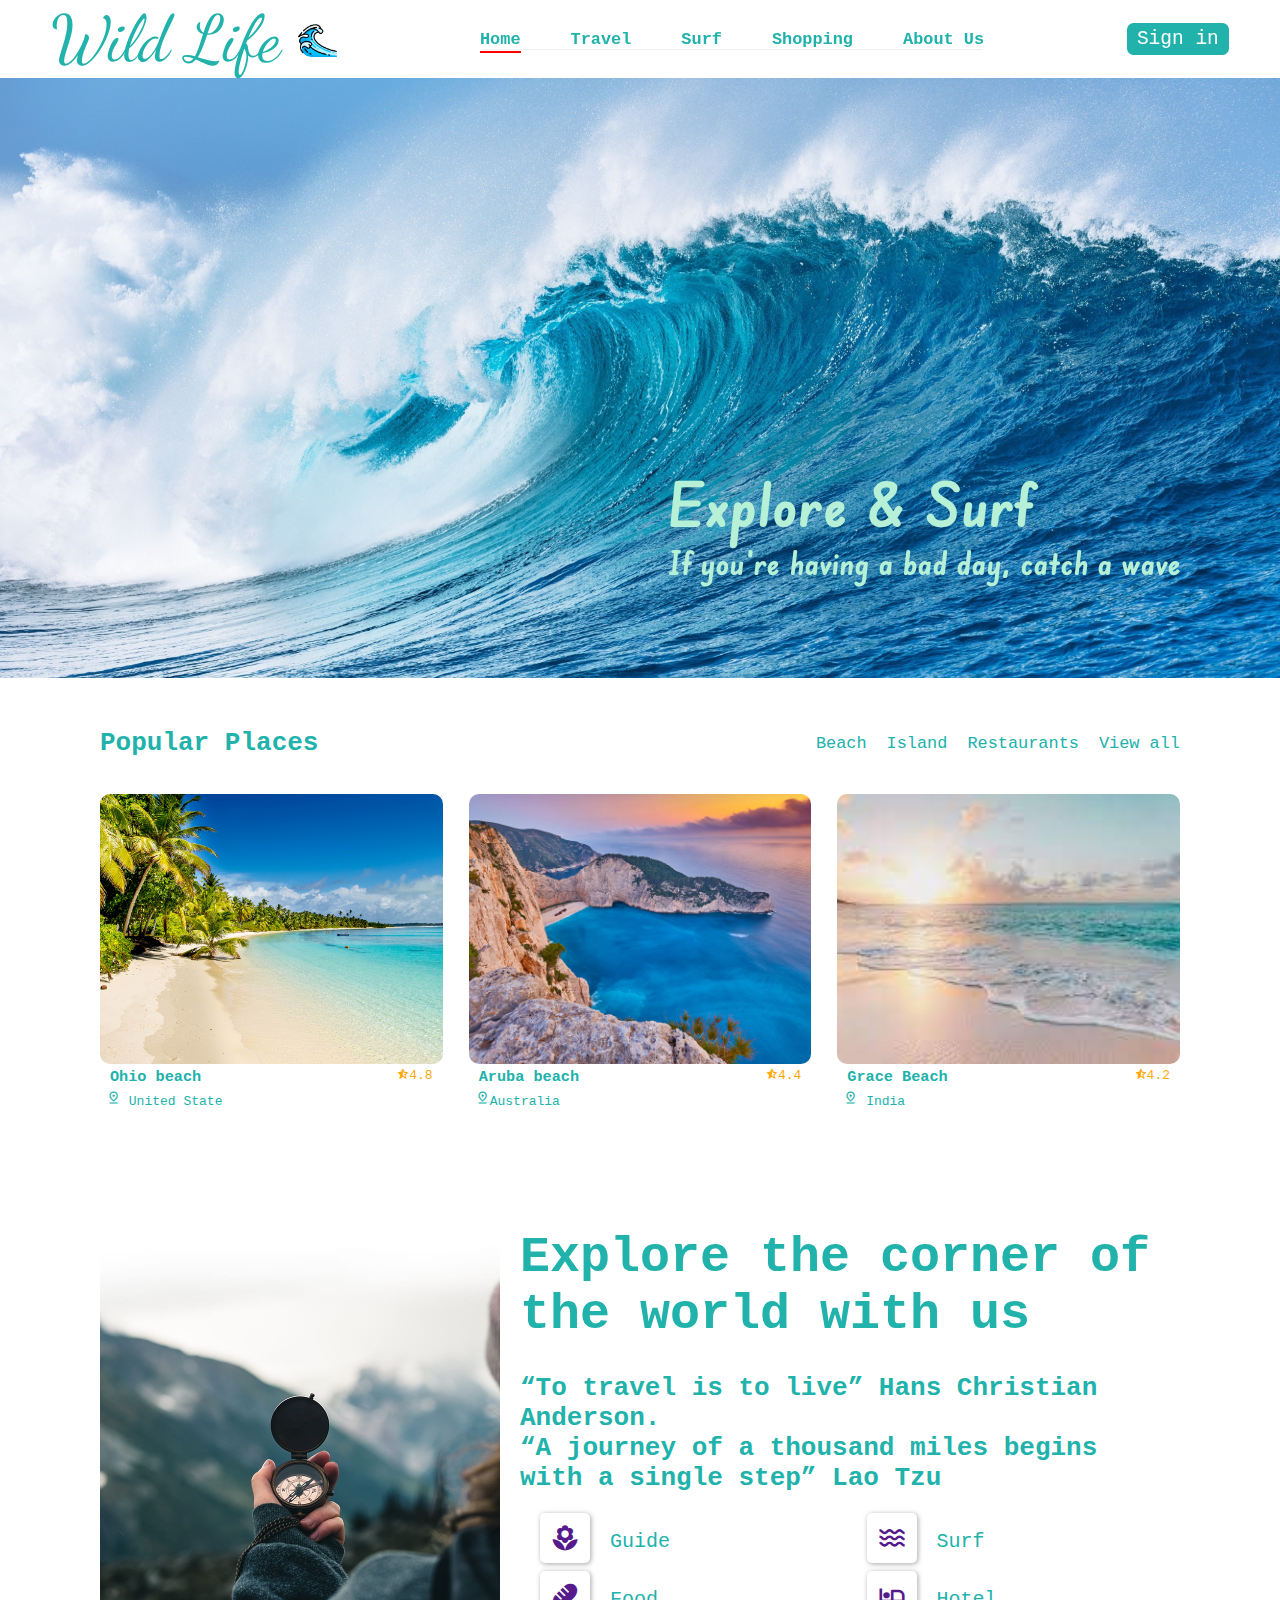
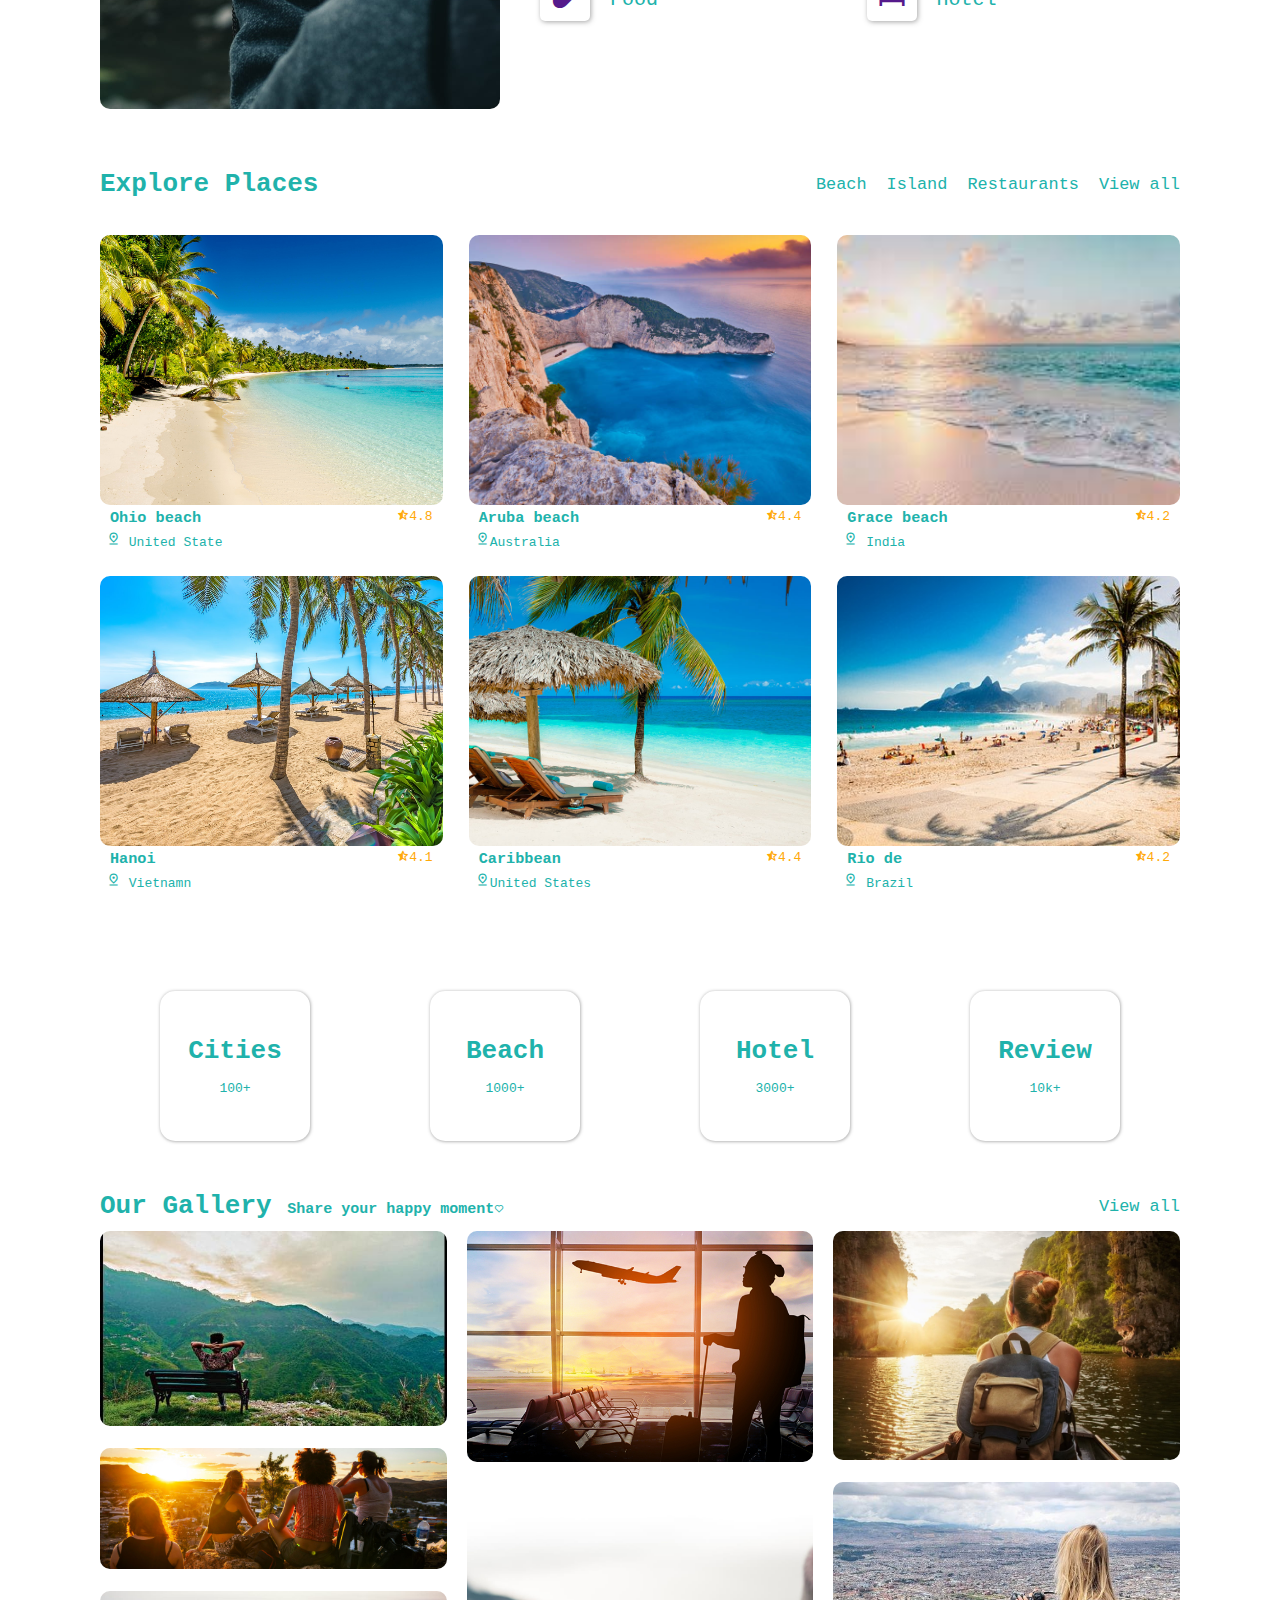
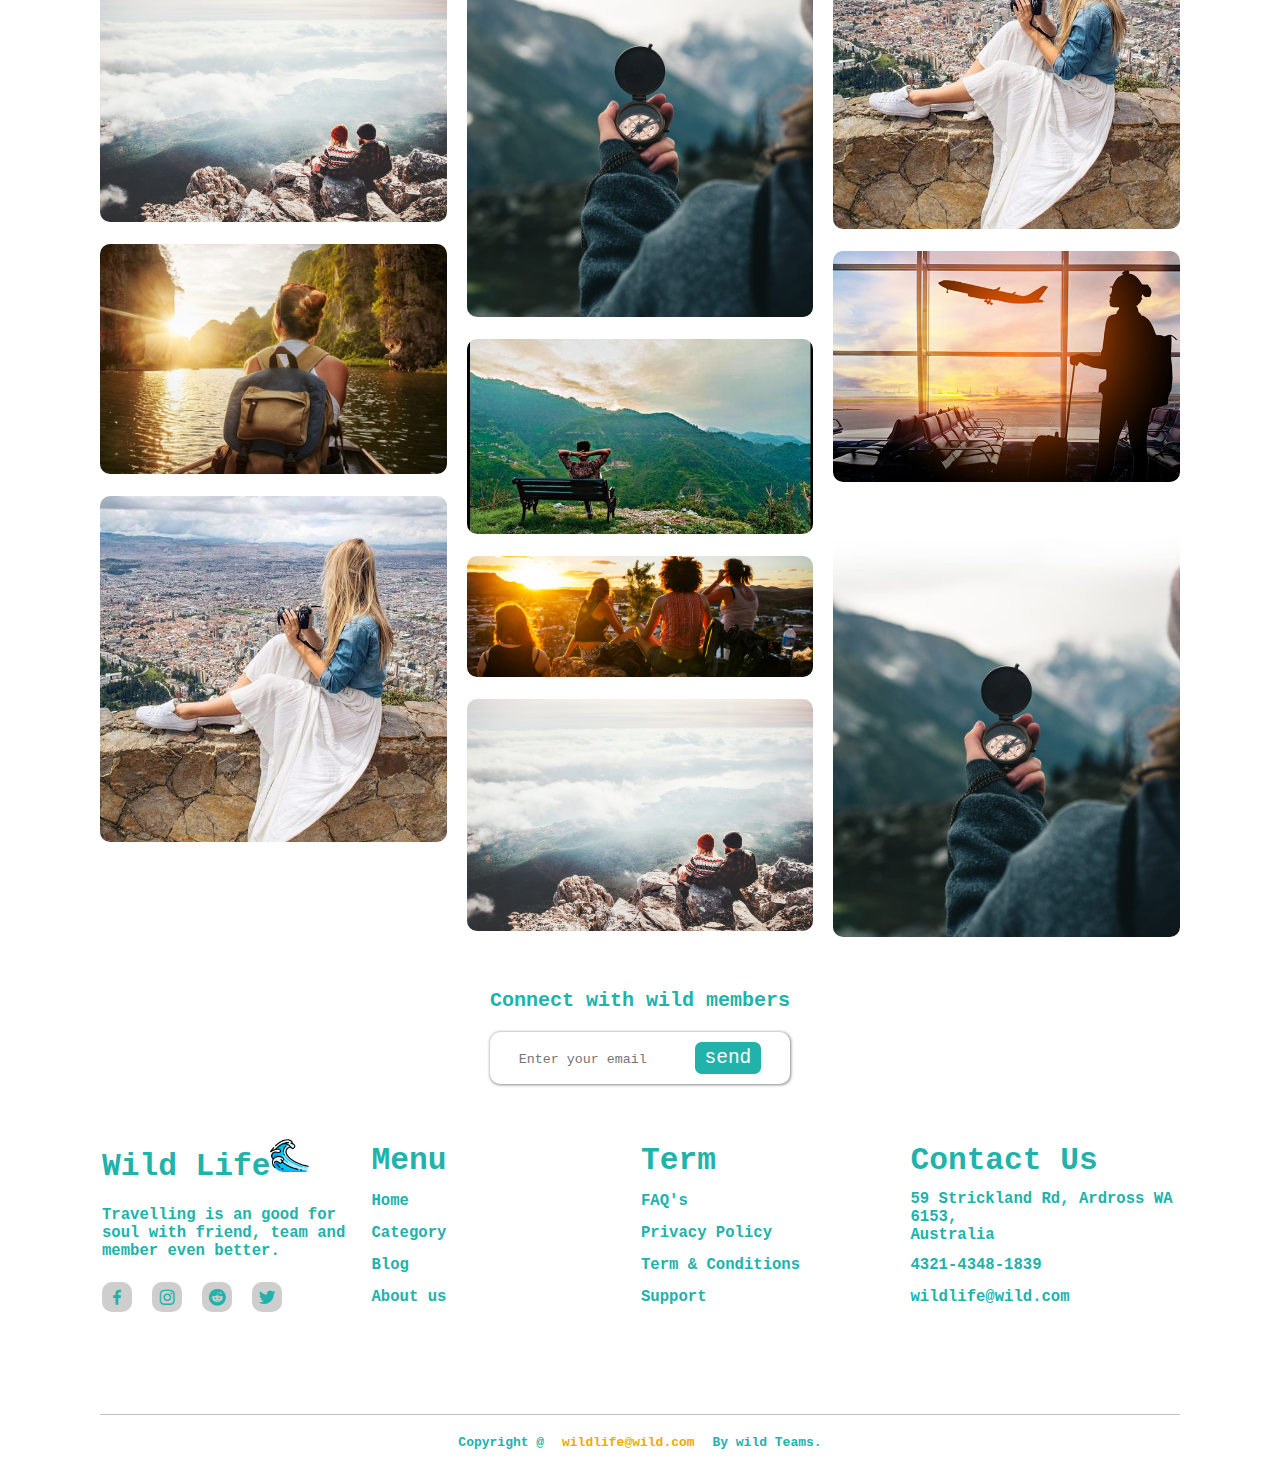
<file: index.html>
<!DOCTYPE html>
<html lang="en">

<head>
    <meta charset="UTF-8">
    <meta http-equiv="X-UA-Compatible" content="IE=edge">
    <meta name="viewport" content="width=device-width, initial-scale=1.0">
    <title>Wild Life</title>
    <link rel="stylesheet" href="wildlife.css">
    <link rel="stylesheet" href="https://cdn.jsdelivr.net/npm/boxicons@latest/css/boxicons.min.css">
    <link rel="stylesheet" href="https://fonts.googleapis.com/css2?family=Material+Symbols+Outlined:opsz,wght,FILL,GRAD@48,400,0,0" />
</head>

<body>
    <div class="allbox">
        <!-- nav bar open -->
        <header>
            <a href="#" class="logo">Wild Life <img src="./img/icon1.png" alt=""></a>
            <!-- option open-->
            <ul class="nav-bar">
                <li><a href="#" class="active">Home</a></li>
                <li><a href="#">Travel</a></li>
                <li><a href="#">Surf</a></li>
                <li><a href="#">Shopping</a></li>
                <li><a href="#">About Us</a></li>
            </ul>
            <!-- option close -->
            <a href="loginpage-ocean.html" class="btn"> Sign in</a>
        </header>
        <!-- nav bar close -->
        <section class="advertisement" id="advertisement">
            <div class="container">
                <img src="./img/pic7.jpg" alt="">
                <div class="adtext ">
                    <span> Explore & Surf</span>
                    <h1>If you're having a bad day, catch a wave</h1>
                </div>
            </div>
        </section>
        <!-- jungle cover photo close -->
        <!-- travel place -->
        <div class="content">
            <section class="popular-beach-nav">
                <h1> Popular Places</h1>
                <ul class="beach-nav">
                    <li><a href="">Beach</a></li>
                    <li>
                        <a href="">Island</a>
                    </li>
                    <li>
                        <a href="">Restaurants</a>
                    </li>
                    <li><a href="">View all</a></li>
                </ul>
            </section>
            <section class="popular-beach">
                <div class="box">
                    <div class="box-img">
                        <img src="./img/beach.jpg" alt=""></div>
                    <div class="rating">
                        <h3>Ohio beach</h3> <span><i class='bx bxs-star-half'></i>4.8</span>
                    </div>
                    <span class="location"><span class="material-symbols-outlined" >
                        pin_drop
                        </span>
                    <span>United State</span>
                </div>
                <div class="box">
                    <div class="box-img">
                        <img src="./img/beach2.jpg" alt=""></div>
                    <div class="rating">
                        <h3>Aruba beach</h3> <span><i class='bx bxs-star-half'></i>4.4</span>
                    </div>
                    <span class="location"><span class="material-symbols-outlined" >
                        pin_drop
                    </span><span>Australia</span>
                </div>
                <div class="box">
                    <div class="box-img">
                        <img src="./img/beach3.jpg" alt=""></div>
                    <div class="rating">
                        <h3>Grace Beach</h3> <span><i class='bx bxs-star-half'></i>4.2</span></div>
                    <span class="location"><span class="material-symbols-outlined" >
                            pin_drop
                            </span> <span>India</span>
                </div>
            </section>
            <!-- travel place closeed -->
            <!-- traveler open -->
            <div class="traveler">
                <img src="./img/travel1.jpg" alt="">
                <div class="travel-text">
                    <h1> Explore the corner of the world with us</h1>
                    <span>“To travel is to live”  Hans Christian Anderson.<br>
                        “A journey of a thousand miles begins with a single step” Lao Tzu
                    </span>
                    <ul>
                        <li>
                            <a href=""><i class='bx bxs-florist' ></i></a> Guide</li>
                        <li>
                            <a href=""><i class='bx bxs-baguette'></i></a> Food</li>
                        <li>
                            <a href=""><i class='bx bx-water' ></i></a> Surf</li>
                        <li>
                            <a href=""><i class='bx bx-hotel'></i></a> Hotel</li>
                    </ul>
                </div>
            </div>
            <!-- traveler close -->
            <!-- explorer place open -->
            <section class="popular-beach-nav">
                <h1> Explore Places</h1>
                <ul class="beach-nav">
                    <li><a href="">Beach</a></li>
                    <li>
                        <a href="">Island</a>
                    </li>
                    <li>
                        <a href="">Restaurants</a>
                    </li>
                    <li><a href="">View all</a></li>
                </ul>
            </section>
            <section class="popular-beach">
                <div class="box">
                    <div class="box-img">
                        <img src="./img/beach.jpg" alt=""></div>
                    <div class="rating">
                        <h3>Ohio beach</h3> <span><i class='bx bxs-star-half'></i>4.8</span>
                    </div>
                    <span class="location"><span class="material-symbols-outlined" >
                        pin_drop
                        </span>
                    <span>United State</span>
                </div>
                <div class="box">
                    <div class="box-img">
                        <img src="./img/beach2.jpg" alt=""></div>
                    <div class="rating">
                        <h3>Aruba beach</h3> <span><i class='bx bxs-star-half'></i>4.4</span>
                    </div>
                    <span class="location"><span class="material-symbols-outlined" >
                        pin_drop
                    </span><span>Australia</span>
                </div>
                <div class="box">
                    <div class="box-img">
                        <img src="./img/beach3.jpg" alt=""></div>
                    <div class="rating">
                        <h3>Grace beach</h3> <span><i class='bx bxs-star-half'></i>4.2</span></div>
                    <span class="location"><span class="material-symbols-outlined" >
                            pin_drop
                            </span> <span>India</span>
                </div>
                <div class="box">
                    <div class="box-img">
                        <img src="./img/beach4.jpg" alt=""></div>
                    <div class="rating">
                        <h3>Hanoi</h3> <span><i class='bx bxs-star-half'></i>4.1</span>
                    </div>
                    <span class="location"><span class="material-symbols-outlined" >
                        pin_drop
                        </span>
                    <span>Vietnamn</span>
                </div>
                <div class="box">
                    <div class="box-img">
                        <img src="./img/beach5.jpg" alt=""></div>
                    <div class="rating">
                        <h3>Caribbean</h3> <span><i class='bx bxs-star-half'></i>4.4</span>
                    </div>
                    <span class="location"><span class="material-symbols-outlined" >
                        pin_drop
                    </span><span>United States</span>
                </div>
                <div class="box">
                    <div class="box-img">
                        <img src="./img/beach6.jpg" alt=""></div>
                    <div class="rating">
                        <h3>Rio de</h3> <span><i class='bx bxs-star-half'></i>4.2</span></div>
                    <span class="location"><span class="material-symbols-outlined" >
                            pin_drop
                            </span> <span>Brazil</span>
                </div>
            </section>
            <!-- explorer place close -->
            <!-- facts start -->
            <div class="facts">
                <div>
                    <h1> Cities</h1><br><span> 100+</span></div>
                <div>
                    <h1>Beach</h1><br>
                    <span>1000+</span>
                </div>
                <div>
                    <h1>Hotel</h1><br>
                    <span>3000+</span>
                </div>
                <div>
                    <h1> Review</h1><br><span> 10k+
                        </span>
                </div>
            </div>
            <!-- facts close -->

            <!-- our gallery open -->
            <section class="popular-beach-nav">
                <h1> Our Gallery <span class="small"> Share your happy moment<i class='bx bx-heart'></i></Share></span></h1>
                <ul class="beach-nav">
                    <li><a href="">View all</a></li>
                </ul>
            </section>
            <div class="content-gallery">
                <img src="./img/travel7.jpg" alt="">
                <img src="./img/travel6.jpg" alt="">
                <img src="./img/travel5.jpg" alt="">
                <img src="./img/travel4.jpg" alt="">
                <img src="./img/travel3.jpg" alt="">
                <img src="./img/travel2.jpg" alt="">
                <img src="./img/travel1.jpg" alt="">
                <img src="./img/travel7.jpg" alt="">
                <img src="./img/travel6.jpg" alt="">
                <img src="./img/travel5.jpg" alt="">
                <img src="./img/travel4.jpg" alt="">
                <img src="./img/travel3.jpg" alt="">
                <img src="./img/travel2.jpg" alt="">
                <img src="./img/travel1.jpg" alt="">
            </div>
            <!-- our gallery close -->
            <!-- form start -->
            <div class="connect"> Connect with wild members</div>
            <div class="contact">
                <form action="#">
                    <input type="email" placeholder="Enter your email" required>
                    <input type="submit" value="send" class="btn">
                </form>
            </div>
            <!-- form close -->
            <!-- FOOTER START -->
            <section class="footer">
                <table class="tb">
                    <tr>
                        <th>
                            <h1 class="logo">Wild Life<img src="./img/icon1.png" alt=""></h1>
                        </th>
                        <th>
                            <h1>Menu </h1>
                        </th>
                        <th>
                            <h1>Term</h1>
                        </th>
                        <th>
                            <h1>Contact Us</h1>
                        </th>
                    </tr>
                    <tr>
                        <td rowspan="3">
                            Travelling is an good for soul with friend, team and member even better.
                        </td>
                        <td>Home</td>
                        <td>FAQ's</td>
                        <td rowspan="2">59 Strickland Rd, Ardross WA 6153,<br> Australia</td>
                    </tr>
                    <tr>
                        <td>Category</td>
                        <td>Privacy Policy</td>
                    </tr>
                    <tr>
                        <td>Blog</td>
                        <td>Term & Conditions</td>
                        <td>4321-4348-1839</td>
                    </tr>
                    <tr>
                        <td class="social">
                            <i class='bx bxl-facebook'></i>
                            <i class='bx bxl-instagram'></i>
                            <i class='bx bxl-reddit'></i>
                            <i class='bx bxl-twitter'></i>

                        </td>
                        <td>About us</td>
                        <td>Support</td>
                        <td>wildlife@wild.com</td>
                    </tr>
                </table>
            </section>
            <!-- FOOTER close -->
            <!-- term open -->
            <section class="copyright">
                Copyright @ <span>wildlife@wild.com</span> By wild Teams.
            </section>
            <!-- term close -->
        </div>

    </div>
</body>

</htmdiv
</file>
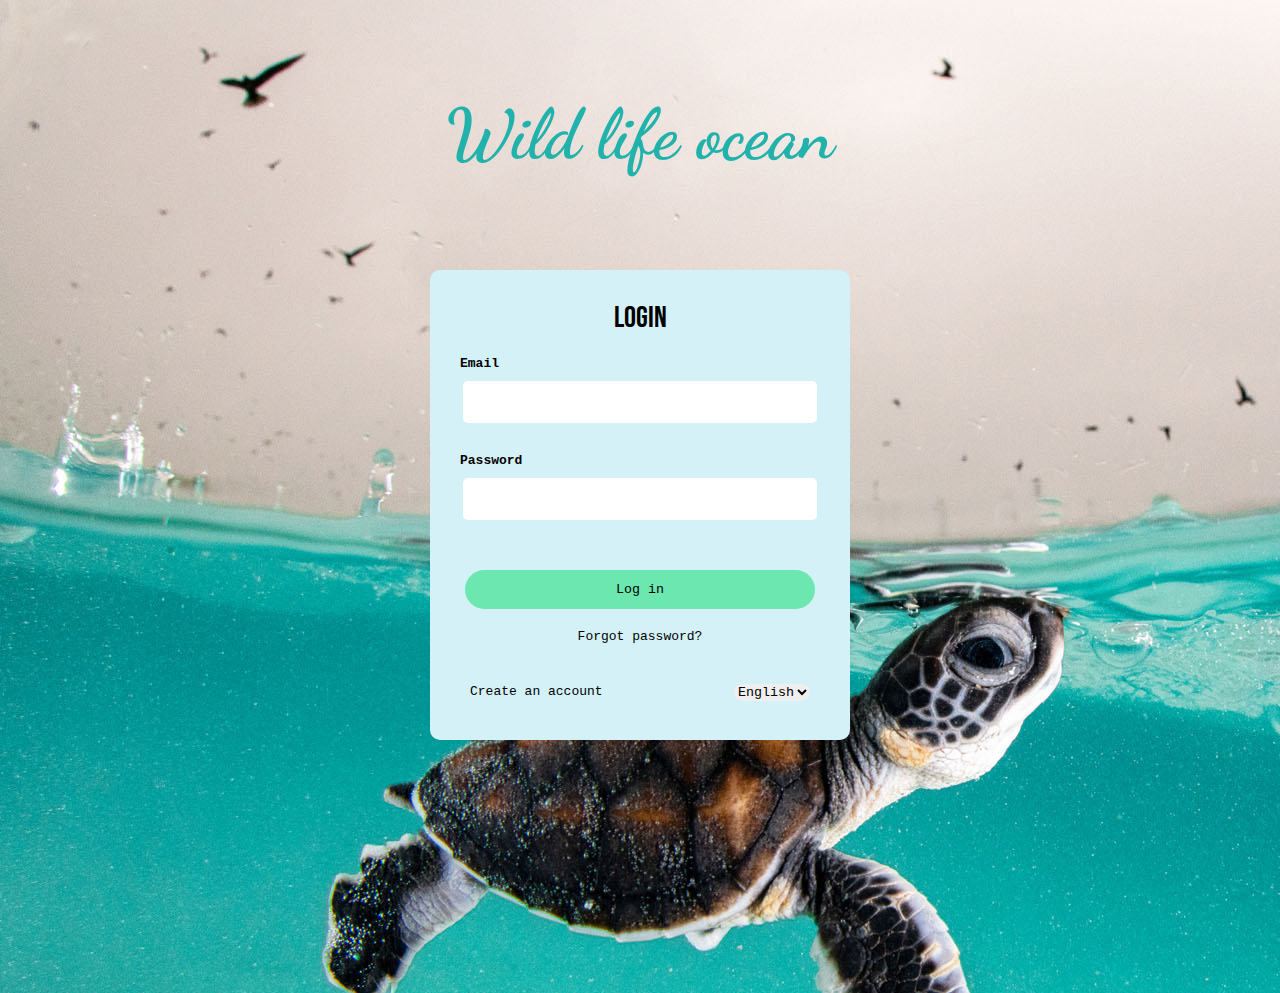
<file: loginpage-ocean.html>
<!DOCTYPE html>
<html lang="en">

<head>
    <meta charset="UTF-8">
    <meta http-equiv="X-UA-Compatible" content="IE=edge">
    <meta name="viewport" content="width=device-width, initial-scale=1.0">
    <title> Wild life log in</title>
    <link rel="preconnect" href="https://fonts.googleapis.com">
    <link rel="preconnect" href="https://fonts.gstatic.com" crossorigin>
    <link href="https://fonts.googleapis.com/css2?family=Bebas+Neue&family=Dancing+Script:wght@400;500;600;700&family=Lobster&display=swap" rel="stylesheet">
    <style>
        body {
            margin: 0;
            padding: 0;
            background-image: url(../img/ocean\ 1.jpg);
            background-size: auto;
            height: 100vh;
            background-repeat: no-repeat;
            font-family: monospace;
        }
        
        .logo {
            color: #20b2ab;
            text-align: center;
            font-size: 70px;
            font-family: Dancing Script, cursive;
        }
        
        .content {
            background-color: #d4f1f8;
            width: 400px;
            height: 450px;
            margin: auto;
            margin-top: 0px;
            border-radius: 10px;
            padding: 10px;
        }
        
        label {
            display: block;
            margin-left: 20px;
            font-size: normal;
            font-family: monospace;
            font-weight: bold;
        }
        
        .header {
            text-align: center;
            font-size: 30px;
            margin: 20px 0px;
            font-family: Bebas Neue;
        }
        
        .input-tab {
            width: 350px;
            height: 40px;
            border: none;
            border-radius: 5px;
            margin: 10px 0px;
        }
        
        .inputgroup {
            margin: 20px 0px;
        }
        
        .inputgroup input-tab {
            text-align: center;
        }
        
        .input-m {
            text-align: center;
        }
        /* .checkboxgroup {
            margin: 10px;
        } */
        
        .btngp {
            text-align: center;
            margin-top: 40px;
            margin-bottom: 20px;
        }
        
        button {
            width: 350px;
            height: 39px;
            border-radius: 20px;
            background-color: #6ce7b0;
            border: none;
            cursor: pointer;
            font-family: monospace;
        }
        
        .forgot-pwd {
            text-align: center;
            margin-bottom: 40px;
        }
        
        .flex-container {
            display: flex;
            flex-direction: row;
            justify-content: space-between;
        }
        
        .link-gp {
            text-decoration: none;
            color: black;
        }
        
        .link-gp:hover {
            color: rgb(16, 165, 23);
        }
        /* .link-gp:focus {
            background-color: rgb(0, 175, 245);
            opacity: 50%;
        } */
        
        select {
            border: none
        }
        
        .referlink-signup {
            margin-left: 30px;
        }
        
        .selecter {
            margin-right: 30px;
        }
        
        select {
            font-family: monospace;
            border-radius: 30px;
        }
    </style>
</head>

<body>
    <div class="logo">
        <h4> Wild life ocean</h4>
    </div>
    <div class="content">
        <div class="header"> login </div>
        <div class="inputgroup">
            <label for=""> Email</label>
            <div class="input-m"><input type="email" class="input-tab"></div>
        </div>
        <div class="inputgroup">
            <label for="pwd"> Password</label>
            <div class="input-m"> <input type="password" class="input-tab"></div>
        </div>
        <!-- <div class="checkboxgroup">
            <input type="checkbox">
        </div> -->
        <div class="btngp">
            <a href="" class="link-gp"><button>Log in</button></a>
        </div>
        <div class="forgot-pwd">
            <a href="" class="link-gp">Forgot password?</a>
        </div>
        <div class="flex-container">
            <div class="referlink-signup"> <a href="./signuppage-ocean.html" class="link-gp">Create an account</a></div>
            <div class="selecter">
                <select>
                    <option value="EN"> English</option>
                    <option value="MY"> Myanmar</option>
                </select>
            </div>
        </div>
    </div>
</body>

</html>
</file>
<file: wildlife.css>
@import url('https://fonts.googleapis.com/css2?family=Dancing+Script:wght@400;500;600;700&family=Edu+SA+Beginner:wght@400;500;600;700&family=Lobster&family=Space+Mono:ital,wght@0,400;0,700;1,400;1,700&display=swap');
* {
    margin: 0;
    padding: 0;
    box-sizing: border-box;
    scroll-behavior: smooth;
    text-decoration: none;
    list-style: none;
    font-family: monospace;
}

:root {
    --bg-color: #ffffff;
    --text-color: #20b2ab;
    --text-color-two: white;
    --main-color: rgb(44, 190, 0);
    --hightlight-color: #ebac00;
}

.allbox {
    background-color: var(--bg-color);
}


/* header start */

header {
    display: flex;
    justify-content: space-between;
    position: sticky;
    top: 0px;
    background-color: var(--bg-color);
    align-items: center;
    background-color: rgba(255, 255, 255, 0.7);
    width: 100%;
    padding: 0px 4%;
    z-index: 1;
}

header .logo {
    color: #20b2ab;
    font-size: 5rem;
    font-family: Dancing Script;
}

.logo img {
    width: 3rem;
}

.nav-bar li {
    position: relative;
    left: 0px;
}

.nav-bar {
    display: flex;
    column-gap: 50px;
    box-shadow: 0 1px 2px -2px #111;
}

.nav-bar a {
    color: #20b2ab;
    font-size: 1.3rem;
    font-weight: bold;
}

.btn {
    color: #ffffff;
    background-color: #20b2ab;
    border-radius: 0.5rem;
    padding: 5px 10px;
    font-size: 1.5rem;
    font-family: monospace;
}

.btn:hover {
    background-color: rgb(3, 131, 114);
}

.nav-bar a::after {
    content: "";
    height: 2px;
    width: 0%;
    background-color: red;
    position: absolute;
    bottom: -4px;
    left: 0px;
    transition: 1s;
}

.nav-bar a:hover::after {
    width: 100%;
    transform: scale(1.2);
}

.nav-bar .active::after {
    width: 100%;
}


/* container start */

.container {
    position: relative;
    width: 100%;
    min-height: 600px;
    /* background-color: red; */
}

.container img {
    position: absolute;
    max-height: 600px;
    width: 100%;
    object-fit: cover;
    object-position: center;
}

.container .adtext {
    position: absolute;
    color: #b6f0d6;
    z-index: 1;
    right: 90px;
    top: 300px;
}

.adtext {
    margin: 3%;
}

.adtext h1 {
    font-size: 2.5rem;
    font-family: Edu SA Beginner;
    margin-bottom: 5px;
}

.adtext span {
    font-size: 4.6rem;
    font-weight: bold;
    font-family: Edu SA Beginner, Dancing script;
}

.content {
    max-width: 1080px;
    margin: auto;
}


/* popular-beach start */

.popular-beach-nav {
    display: flex;
    justify-content: space-between;
    margin: auto;
    padding: 10px 0px;
    margin-top: 40px;
}

.popular-beach-nav h1 {
    font-size: 2rem;
    color: var(--text-color);
}

.beach-nav {
    display: flex;
    flex-direction: row;
    column-gap: 20px;
    font-size: 1.3rem;
    align-items: center;
}

.beach-nav li a {
    color: var(--text-color);
}

.popular-beach {
    max-width: 1080px;
    margin: 0px auto 0px auto;
    display: grid;
    grid-template-columns: repeat(3, minmax(180px, auto));
    gap: 2rem;
    margin-top: 2rem;
}

.box {
    color: var(--text-color)
}

.content img {
    border-radius: 10px;
    object-fit: cover;
    object-position: center;
}

.box-img {
    width: 100%;
    height: 270px;
}

.box-img img {
    width: 100%;
    height: 100%;
    object-fit: cover;
    transition: 0.3s;
}

.popular-beach img:hover {
    box-shadow: 0.5px 0.5px 20px rgb(94, 89, 89, 0.5);
    cursor: pointer;
}

.rating {
    display: flex;
    justify-content: space-between;
    padding: 4px 10px;
}

.rating span {
    color: rgb(255, 169, 9);
}

span i {
    font-size: 12px;
}

.location {
    padding: 0 6px;
}

.location .material-symbols-outlined {
    font-size: 15px;
}


/* travel start */

.traveler {
    display: flex;
    margin: 100px 0px 50px 0px;
    width: 100%;
}

.traveler h1 {
    font-size: 50px;
    font-weight: bold;
    margin-bottom: 30px;
}

.traveler img {
    width: 50%;
    height: 500px;
    object-fit: cover;
    object-position: center;
}

.travel-text {
    padding: 20px;
    color: var(--text-color);
}

.travel-text span {
    font-size: 2rem;
    font-weight: bold;
}

.travel-text ul {
    columns: 2;
    margin: 20px 0px;
    text-align: left;
}

.travel-text li {
    line-height: 50px;
    display: flex;
    align-items: center;
    font-size: 20px;
    color: var(--text-color);
}

.travel-text li i {
    font-size: 30px;
    padding: 10px;
    box-shadow: 1px 1px 5px rgb(78, 78, 78, 0.5);
    margin: 0 20px;
    transition: 0.3s;
    border-radius: 5px;
}

.travel-text i:hover {
    transform: scale(1.1);
}


/* fact start */

.facts {
    columns: 4;
    margin: 100px 0px 20px 0px;
    text-align: center;
    display: flex;
    flex-direction: row;
    align-items: center;
    justify-content: space-around;
}


/* .facts li {} */

.facts div {
    padding: 20px;
    height: 150px;
    width: 150px;
    display: flex;
    flex-direction: column;
    justify-content: center;
    box-shadow: 0.1px 0.1px 3px rgb(112, 112, 112, 0.5);
    border-radius: 15px;
    color: var(--text-color);
}


/* gallery */

.popular-beach-nav .small {
    font-size: 15px;
}

.popular-beach-nav .small i {
    font-size: 10px;
}

.content-gallery {
    width: 100%;
    columns: 3;
    gap: 20px;
    line-height: 50px;
}

.content-gallery img {
    width: 100%;
}


/* connect */

.connect {
    margin: auto;
    text-align: center;
    font-size: 20px;
    font-weight: bolder;
    padding: 30px 20px 0px 20px;
    color: var(--text-color);
}

.contact {
    margin: auto;
    text-align: center;
    width: 300px;
    padding: 10px;
    border-radius: 10px;
    display: flex;
    justify-content: center;
    align-items: center;
    box-shadow: 0.1px 0.1px 3px rgb(87, 87, 87, 0.7);
    margin-top: 20px;
}

.contact input {
    border: none;
}


/* table start */

.footer {
    width: 100%;
}

table {
    width: 100%;
    margin-top: 50px;
    font-weight: bold;
}

table th,
table tr,
td {
    width: 25%;
    text-align: left;
    height: 30px;
    color: var(--text-color);
    cursor: pointer;
}

table th {
    font-weight: bolder;
}

table tr {
    font-size: 1.2rem;
}

.social {
    display: flex;
    gap: 20px;
    text-align: center;
    align-items: center;
}

.social i {
    background-color: #cecece;
    font-size: 20px;
    padding: 5px;
    border-radius: 10px;
}

.copyright {
    width: 100%;
    text-align: center;
    color: var(--text-color);
    padding: 20px 10px;
    margin-top: 100px;
    border-top: 1px solid rgba(165, 165, 165, 0.7);
    font-weight: bold;
}

.copyright span {
    margin: 0px 10px;
    color: var(--hightlight-color);
}

@media (max-width:1300px) {
    .container .adtext {
        top: 350px;
        right: 60px;
    }
}

@media (max-width:1080px) {
    header .logo {
        font-size: 4rem;
    }
    header {
        padding: 0 2%;
    }
    header .btn,
    header .nav-bar a {
        font-size: 1.3rem;
    }
    header .nav-bar {
        gap: 20px;
    }
    .content {
        max-width: 720px;
    }
    .container {
        min-height: 400px;
    }
    .container img {
        max-height: 100%;
    }
    .container .adtext {
        right: 40px;
        top: 200px;
    }
    .adtext h1 {
        font-size: 2rem;
    }
    .box-img {
        max-height: 222px;
    }
    .box-img img {
        max-height: 100%;
    }
    .travel-text h1 {
        font-size: 3.2rem;
    }
    .travel-text span {
        font-size: 1.7rem;
    }
    .traveler img {
        max-height: 450px;
    }
    .travel-text li {
        font-size: 15px;
    }
    .beach-nav li {
        font-size: 15px;
    }
    .popular-beach-nav h1 .small {
        font-size: 13px;
    }
    .tb td {
        font-size: 15px;
    }
    .tb {
        border-spacing: 30px 0px;
    }
}

@media (max-width:720px) {
    header .nav-bar {
        display: none;
    }
    .content {
        max-width: 600px;
    }
    .container {
        min-height: 300px;
    }
    /* .container img {
        max-height: 300px;
        width: 100%;
    } */
    .box-img {
        max-height: 187px;
    }
    .box span {
        font-size: 10px;
    }
    .container .adtext {
        right: 30px;
        top: 150px;
    }
    .adtext span {
        font-size: 3rem;
    }
    .adtext h1 {
        font-size: 1.5rem;
    }
    .popular-beach {
        grid-template-columns: repeat(3, minmax(150px, auto));
        gap: 1.5rem;
        margin-top: 2rem;
    }
    .travel-text h1 {
        font-size: 2.5rem;
    }
    .travel-text span {
        font-size: 1.3rem;
    }
    .traveler img {
        max-height: 400px;
    }
    .travel-text li {
        font-size: 15px;
    }
    .travel-text li i {
        font-size: 20px;
    }
    .facts {
        margin-top: 50px;
    }
    .facts div {
        padding: 20px;
        height: 100px;
        width: 100px;
        font-size: 13px;
    }
    .facts div h1 {
        font-size: 17px;
    }
    .tb th {
        font-size: 1rem;
    }
    .tb td {
        font-size: 1rem;
    }
    .social i {
        font-size: 15px;
    }
    .content-gallery {
        gap: 10px;
        line-height: 30px;
    }
    .rating {
        font-size: 10px;
    }
}

@media (max-width:600px) {
    header .logo {
        font-size: 3rem;
    }
    header {
        padding: 0 2%;
    }
    header .btn,
    header .nav-bar a {
        font-size: 1rem;
    }
    .beach-nav {
        gap: 1rem;
    }
    .beach-nav li {
        font-size: 11px;
    }
    .popular-beach-nav {
        margin-top: 30px;
    }
    .popular-beach-nav h1 {
        font-size: 17px;
        font-weight: bolder;
    }
    .content {
        max-width: 400px;
    }
    .container {
        min-height: 200px;
    }
    /* .container img {
        max-height: 200px;
        width: 100%;
    } */
    .box-img {
        max-height: 124px;
    }
    /* .box-img img {
        max-height: 124px;
    } */
    .container .adtext {
        right: 20px;
        top: 100px;
    }
    .adtext span {
        font-size: 2.3rem;
    }
    .adtext h1 {
        font-size: 1.2rem;
    }
    .popular-beach {
        grid-template-columns: repeat(3, minmax(100px, auto));
        gap: 1rem;
        margin-top: 1rem;
    }
    .traveler {
        margin: 50px 0px 25px 0px;
    }
    .travel-text {
        padding: 13px;
    }
    .travel-text h1 {
        font-size: 16px;
        margin-bottom: 5px;
    }
    .travel-text span {
        font-size: 10px;
    }
    .traveler img {
        max-height: 250px;
    }
    .travel-text li {
        font-size: 10px;
    }
    .travel-text ul {
        margin: 5px 0px;
    }
    .travel-text li i {
        font-size: 14px;
        margin: 10px;
    }
    .facts div {
        padding: 10px;
        height: 50px;
        width: 50px;
        font-size: 8px;
        text-align: center;
    }
    .facts div h1 {
        font-size: 10px;
    }
    .tb th {
        font-size: 0.7rem;
    }
    .tb td {
        font-size: 0.7rem;
    }
    .tb {
        border-spacing: 10px 0px;
    }
    .tb tr td {
        height: 10px;
    }
    th .logo img {
        height: 16px;
        width: 16px;
    }
    .social {
        gap: 10px;
    }
    .social i {
        font-size: 12px;
    }
    .content-gallery {
        gap: 10px;
        line-height: 30px;
    }
    .rating h3 {
        font-size: 9px;
    }
    .connect {
        font-size: 14px;
        padding: 30px 20px 0px 20px;
    }
    .contact {
        width: 250px;
        padding: 10px;
        border-radius: 10px;
        margin-top: 20px;
    }
    .contact .btn {
        border-radius: 0.5rem;
        padding: 5px 10px;
        font-size: 1rem;
    }
    .copyright {
        font-size: 10px;
    }
    .copyright span {
        margin: 0px 5px;
    }
}

@media (max-width:400px) {
    header .logo {
        font-size: 2.5rem;
    }
    header .logo img {
        height: 25px;
        width: 25px;
    }
    header {
        padding: 0 2%;
    }
    .beach-nav {
        gap: 0.7rem;
    }
    .beach-nav li {
        font-size: 8px;
    }
    .popular-beach-nav H1 .small {
        font-size: 8px;
    }
    .popular-beach-nav .small i {
        font-size: 5px;
    }
    .popular-beach-nav {
        margin-top: 30px;
    }
    .popular-beach-nav {
        font-size: 12px;
        font-weight: bolder;
    }
    .content {
        max-width: 300px;
    }
    .container {
        min-height: 150px;
    }
    /* .container img {
        max-height: 100%;
        width: 100%;
    } */
    .box-img {
        max-height: 90px;
    }
    /* .box-img img {
        max-height: 124px;
    } */
    .container .adtext {
        right: 10px;
        top: 80px;
    }
    .adtext {
        margin: 0;
    }
    .adtext span {
        font-size: 1.3rem;
    }
    .adtext h1 {
        font-size: 13px;
    }
    .rating h3,
    .rating .bx {
        font-size: 7px;
    }
    .box span,
    .box .material-symbols-outlined {
        font-size: 7px;
    }
    .popular-beach {
        grid-template-columns: repeat(3, minmax(90px, auto));
        gap: 10px;
        margin-top: 1rem;
    }
    .traveler {
        margin: 50px 0px 25px 0px;
    }
    .travel-text {
        padding: 5px;
    }
    .travel-text h1 {
        font-size: 13px;
        margin-bottom: 5px;
    }
    .travel-text span {
        font-size: 7px;
    }
    .traveler img {
        max-height: 200px;
    }
    .travel-text li {
        font-size: 9px;
        line-height: 30px;
    }
    .travel-text li i {
        font-size: 10px;
        margin: 5px;
        padding: 10px;
    }
    /* .facts div {
        padding: 10px;
        height: 50px;
        width: 50px;
        font-size: 8px;
        text-align: center;
    } */
    /* .facts div h1 {
        font-size: 10px;
    } */
    .tb th {
        font-size: 8px;
    }
    .tb td {
        font-size: 8px;
    }
    .tb {
        border-spacing: 10px 0px;
    }
    .tb tr td {
        height: 8px;
    }
    th .logo img {
        height: 16px;
        width: 16px;
    }
    .social {
        gap: 5px;
    }
    .social i {
        font-size: 10px;
        padding: 5px;
    }
    .content-gallery {
        gap: 5px;
        line-height: 15px;
    }
    .connect {
        font-size: 14px;
        padding: 30px 20px 0px 20px;
    }
    .contact {
        width: 230px;
        padding: 5px;
        border-radius: 10px;
        margin-top: 20px;
    }
    .contact .btn {
        border-radius: 0.5rem;
        padding: 3px 6px;
        font-size: 12px;
    }
    .contact input {
        font-size: 12px;
    }
    .copyright {
        font-size: 10px;
        margin-top: 50px;
    }
    .copyright span {
        margin: 0px 5px;
    }
}
</file>
